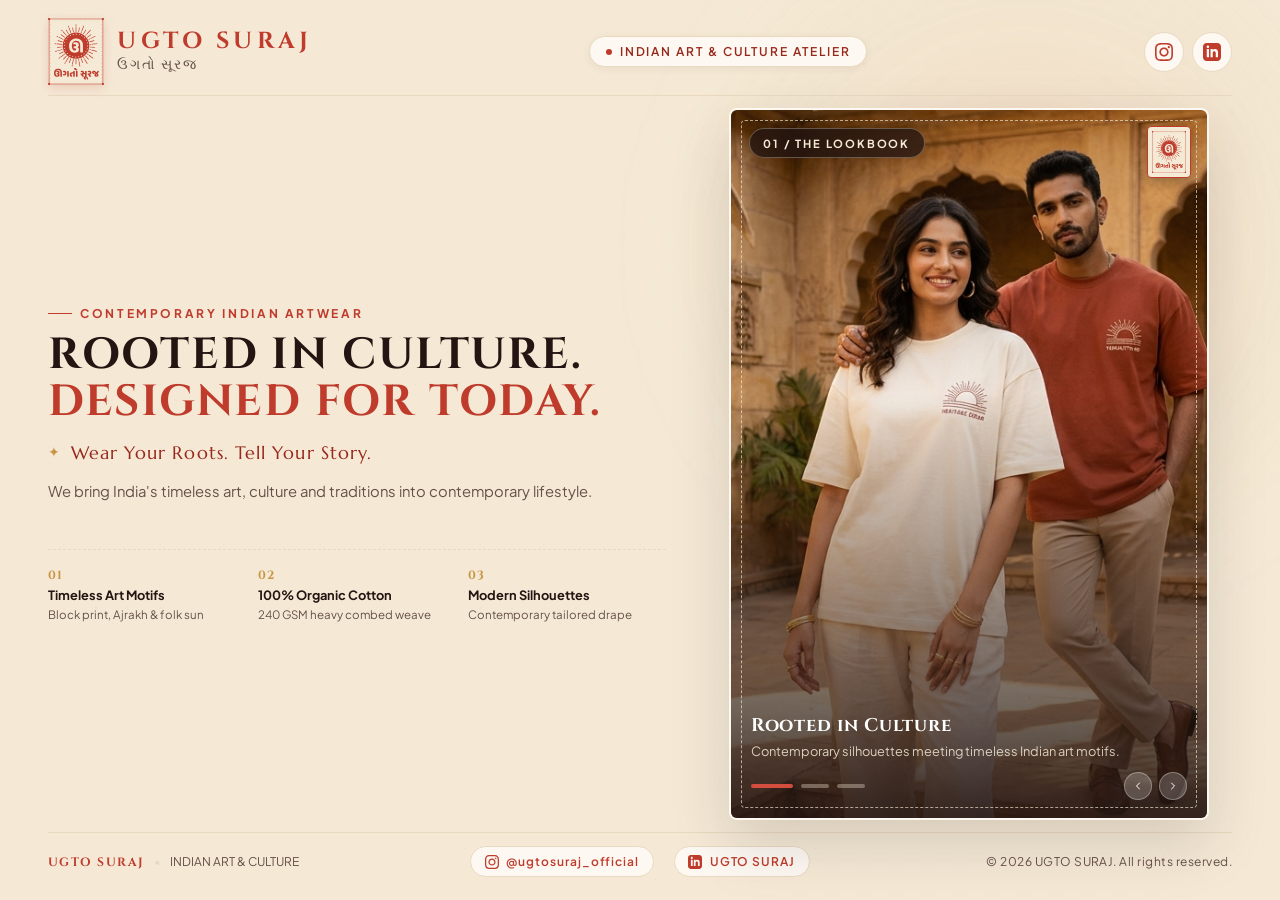
<file: index.html>
<!DOCTYPE html>
<html lang="en">

<head>
  <!-- Google Tag Manager -->
  <script>(function (w, d, s, l, i) {
      w[l] = w[l] || []; w[l].push({
        'gtm.start':
          new Date().getTime(), event: 'gtm.js'
      }); var f = d.getElementsByTagName(s)[0],
        j = d.createElement(s), dl = l != 'dataLayer' ? '&l=' + l : ''; j.async = true; j.src =
          'https://www.googletagmanager.com/gtm.js?id=' + i + dl; f.parentNode.insertBefore(j, f);
    })(window, document, 'script', 'dataLayer', 'GTM-K36KQRTM');</script>
  <!-- End Google Tag Manager -->

  <meta charset="UTF-8">
  <meta name="viewport" content="width=device-width, initial-scale=1.0, viewport-fit=cover">
  <meta http-equiv="X-UA-Compatible" content="ie=edge">

  <script>
    // Cleanly normalize any subpath back to "/" without triggering network redirect loops
    if (window.location.pathname !== '/' && window.location.pathname !== '/index.html') {
      window.history.replaceState(null, '', '/');
    }
  </script>

  <!-- Primary Meta Tags -->
  <title>UGTO SURAJ — Rooted in Culture. Designed for Today.</title>
  <meta name="title" content="UGTO SURAJ — Rooted in Culture. Designed for Today.">
  <meta name="description"
    content="We bring India's timeless art, culture and traditions into contemporary fashion through unique T-shirt designs. Wear Your Roots. Tell Your Story.">
  <meta name="keywords"
    content="UGTO SURAJ, Indian art t-shirts, contemporary Indian fashion, cultural graphic tees, terracotta red apparel, Gujarati art clothing, organic cotton Indian tshirts, wearable Indian art, Indian traditions streetwear">
  <meta name="author" content="UGTO SURAJ">
  <meta name="robots" content="index, follow, max-image-preview:large">
  <meta name="theme-color" content="#BF3B2C">

  <!-- Favicon -->
  <link rel="icon" type="image/svg+xml" href="assets/logo.svg">
  <link rel="icon" type="image/png" sizes="32x32" href="assets/logo.png">
  <link rel="apple-touch-icon" href="assets/logo.png">
  <link rel="canonical" href="https://ugtosuraj.com/">

  <!-- Open Graph / Facebook -->
  <meta property="og:type" content="website">
  <meta property="og:url" content="https://ugtosuraj.com/">
  <meta property="og:site_name" content="UGTO SURAJ">
  <meta property="og:title" content="UGTO SURAJ — Rooted in Culture. Designed for Today.">
  <meta property="og:description"
    content="We bring India's timeless art, culture and traditions into contemporary fashion through unique T-shirt designs. Wear Your Roots. Tell Your Story.">
  <meta property="og:image" content="https://ugtosuraj.com/assets/hero-fashion.jpg">
  <meta property="og:image:width" content="1200">
  <meta property="og:image:height" content="630">
  <meta property="og:image:alt" content="UGTO SURAJ — Contemporary Indian Art &amp; Culture T-Shirt Collection">
  <meta property="og:locale" content="en_IN">

  <!-- Twitter Card -->
  <meta name="twitter:card" content="summary_large_image">
  <meta name="twitter:url" content="https://ugtosuraj.com/">
  <meta name="twitter:title" content="UGTO SURAJ — Rooted in Culture. Designed for Today.">
  <meta name="twitter:description"
    content="We bring India's timeless art, culture and traditions into contemporary fashion through unique T-shirt designs. Wear Your Roots. Tell Your Story.">
  <meta name="twitter:image" content="https://ugtosuraj.com/assets/hero-fashion.jpg">

  <!-- Google Fonts Preconnect & Stylesheets -->
  <link rel="preconnect" href="https://fonts.googleapis.com">
  <link rel="preconnect" href="https://fonts.gstatic.com" crossorigin>
  <link
    href="https://fonts.googleapis.com/css2?family=Cinzel:wght@500;600;700;800&family=Marcellus&family=Plus+Jakarta+Sans:wght@400;500;600;700&display=swap"
    rel="stylesheet">

  <!-- Main Stylesheet -->
  <link rel="stylesheet" href="css/style.css">

  <!-- Schema.org JSON-LD Structured Data -->
  <script type="application/ld+json">
  {
    "@context": "https://schema.org",
    "@graph": [
      {
        "@type": "ClothingStore",
        "@id": "https://ugtosuraj.com/#brand",
        "name": "UGTO SURAJ",
        "alternateName": "ઉગતો સૂરજ",
        "url": "https://ugtosuraj.com/",
        "logo": "https://ugtosuraj.com/assets/logo.svg",
        "image": "https://ugtosuraj.com/assets/hero-fashion.jpg",
        "description": "We bring India's timeless art, culture and traditions into contemporary fashion through unique T-shirt designs. Wear Your Roots. Tell Your Story.",
        "slogan": "Wear Your Roots. Tell Your Story.",
        "sameAs": [
          "https://www.instagram.com/ugtosuraj_official/",
          "https://www.linkedin.com/company/ugto-suraj"
        ],
        "priceRange": "$$",
        "address": {
          "@type": "PostalAddress",
          "addressCountry": "IN"
        }
      },
      {
        "@type": "WebSite",
        "@id": "https://ugtosuraj.com/#website",
        "url": "https://ugtosuraj.com/",
        "name": "UGTO SURAJ",
        "publisher": {
          "@id": "https://ugtosuraj.com/#brand"
        }
      }
    ]
  }
  </script>
</head>

<body>
  <!-- Google Tag Manager (noscript) -->
  <noscript><iframe src="https://www.googletagmanager.com/ns.html?id=GTM-K36KQRTM" height="0" width="0"
      style="display:none;visibility:hidden"></iframe></noscript>
  <!-- End Google Tag Manager (noscript) -->

  <!-- Atmospheric Background Textures -->
  <div class="solar-texture" aria-hidden="true"></div>
  <div class="sun-ambient-glow" aria-hidden="true"></div>

  <!-- Main 100vh Application Wrapper -->
  <div class="landing-wrapper">

    <!-- Top Navigation Header -->
    <header class="brand-header" role="banner">
      <div class="brand-header-left">
        <a href="/" class="logo-anchor" aria-label="UGTO SURAJ Home">
          <!-- User's Original Attached SVG Logo (Proper Prominent Size) -->
          <img src="assets/logo.svg" alt="UGTO SURAJ Logo" class="brand-logo-img" width="66" height="80">
          <div class="brand-title-group">
            <span class="brand-name">UGTO SURAJ</span>
            <span class="brand-gujarati-sub">ઉગતો સૂરજ</span>
          </div>
        </a>
      </div>

      <div class="brand-header-center">
        <span class="culture-badge-dot" aria-hidden="true"></span>
        <span class="culture-badge">INDIAN ART &amp; CULTURE ATELIER</span>
      </div>

      <div class="brand-header-right">
        <!-- Authentic Social Icons -->
        <nav class="social-links-nav" aria-label="Social Profiles">
          <!-- Instagram Icon -->
          <a href="https://www.instagram.com/ugtosuraj_official/" target="_blank" rel="noopener noreferrer"
            class="social-btn" aria-label="Follow UGTO SURAJ on Instagram" data-track="social-instagram"
            data-location="header">
            <svg viewBox="0 0 24 24" aria-hidden="true">
              <path
                d="M12 2.163c3.204 0 3.584.012 4.85.07 3.252.148 4.771 1.691 4.919 4.919.058 1.265.069 1.645.069 4.849 0 3.205-.012 3.584-.069 4.849-.149 3.225-1.664 4.771-4.919 4.919-1.266.058-1.644.07-4.85.07-3.204 0-3.584-.012-4.849-.07-3.26-.149-4.771-1.699-4.919-4.92-.058-1.265-.07-1.644-.07-4.849 0-3.204.013-3.583.07-4.849.149-3.227 1.664-4.771 4.919-4.919 1.266-.057 1.645-.069 4.849-.069zm0-2.163c-3.259 0-3.667.014-4.947.072-4.358.2-6.78 2.618-6.98 6.98-.059 1.281-.073 1.689-.073 4.948 0 3.259.014 3.668.072 4.948.2 4.358 2.618 6.78 6.98 6.98 1.281.058 1.689.072 4.948.072 3.259 0 3.668-.014 4.948-.072 4.354-.2 6.782-2.618 6.979-6.98.059-1.28.073-1.689.073-4.948 0-3.259-.014-3.667-.072-4.947-.196-4.354-2.617-6.78-6.979-6.98-1.281-.059-1.69-.073-4.949-.073zm0 5.838c-3.403 0-6.162 2.759-6.162 6.162s2.759 6.163 6.162 6.163 6.162-2.759 6.162-6.163c0-3.403-2.759-6.162-6.162-6.162zm0 10.162c-2.209 0-4-1.79-4-4 0-2.209 1.791-4 4-4s4 1.791 4 4c0 2.21-1.791 4-4 4zm6.406-11.845c-.796 0-1.441.645-1.441 1.44s.645 1.44 1.441 1.44c.795 0 1.439-.645 1.439-1.44s-.644-1.44-1.439-1.44z" />
            </svg>
          </a>

          <!-- LinkedIn Icon -->
          <a href="https://www.linkedin.com/company/ugto-suraj" target="_blank" rel="noopener noreferrer"
            class="social-btn" aria-label="Connect with UGTO SURAJ on LinkedIn" data-track="social-linkedin"
            data-location="header">
            <svg viewBox="0 0 24 24" aria-hidden="true">
              <path
                d="M19 0h-14c-2.761 0-5 2.239-5 5v14c0 2.761 2.239 5 5 5h14c2.762 0 5-2.239 5-5v-14c0-2.761-2.238-5-5-5zm-11 19h-3v-11h3v11zm-1.5-12.268c-.966 0-1.75-.79-1.75-1.764s.784-1.764 1.75-1.764 1.75.79 1.75 1.764-.783 1.764-1.75 1.764zm13.5 12.268h-3v-5.604c0-3.368-4-3.113-4 0v5.604h-3v-11h3v1.765c1.396-2.586 7-2.777 7 2.476v6.759z" />
            </svg>
          </a>
        </nav>

        <!-- <button type="button" class="header-cta-mini" data-action="open-journey" data-track="cta-journey"
          data-location="header">
          <span>Our Story</span>
          <span aria-hidden="true">→</span>
        </button> -->
      </div>
    </header>

    <!-- Main Hero Stage (100vh Grid) -->
    <main class="hero-stage" role="main">
      <!-- Left Column: Editorial & Brand Narrative -->
      <section class="hero-story" aria-label="Brand Overview">
        <div class="story-eyebrow">
          <span class="eyebrow-accent" aria-hidden="true"></span>
          <span>CONTEMPORARY INDIAN ARTWEAR</span>
        </div>

        <h1 class="story-headline">
          ROOTED IN CULTURE.
          <span class="highlight">DESIGNED FOR TODAY.</span>
        </h1>

        <div class="story-tagline">
          Wear Your Roots. Tell Your Story.
        </div>

        <p class="story-description">
          We bring India's timeless art, culture and traditions into contemporary lifestyle.
        </p>

        <!-- Primary Call to Action -->
        <div class="story-actions">
          <!-- <button type="button" id="cta-explore-journey" class="cta-journey-btn" data-action="open-journey"
            data-track="cta-journey" data-location="hero_primary">
            <span>Explore Our Journey</span>
            <svg class="btn-arrow-icon" viewBox="0 0 24 24" aria-hidden="true">
              <path d="M5 12h14M12 5l7 7-7 7" stroke="currentColor" stroke-width="2.2" stroke-linecap="round"
                stroke-linejoin="round" />
            </svg>
          </button> -->
        </div>

        <!-- Craft Pillars Micro-Row -->
        <div class="craft-pillars">
          <div class="craft-item">
            <span class="craft-number">01</span>
            <span class="craft-title">Timeless Art Motifs</span>
            <span class="craft-subtitle">Block print, Ajrakh & folk sun</span>
          </div>
          <div class="craft-item">
            <span class="craft-number">02</span>
            <span class="craft-title">100% Organic Cotton</span>
            <span class="craft-subtitle">240 GSM heavy combed weave</span>
          </div>
          <div class="craft-item">
            <span class="craft-number">03</span>
            <span class="craft-title">Modern Silhouettes</span>
            <span class="craft-subtitle">Contemporary tailored drape</span>
          </div>
        </div>
      </section>

      <!-- Right Column: Visual Exhibition & Lookbook Showcase -->
      <section class="hero-visual" aria-label="Visual Exhibition">
        <div class="fashion-showcase">
          <!-- Inset Stitched Frame -->
          <div class="showcase-inner-frame" aria-hidden="true"></div>

          <!-- Top Story Floating Badge -->
          <div class="showcase-top-badge" id="gallery-badge">01 / THE LOOKBOOK</div>

          <!-- Original Logo Stamp In Corner -->
          <div class="showcase-corner-stamp" title="UGTO SURAJ — Authenticity Seal">
            <img src="assets/logo.svg" alt="UGTO SURAJ Authentic Mark" width="36" height="44">
          </div>

          <!-- Main Interactive Image -->
          <img src="assets/hero-fashion.jpg" id="gallery-main-image"
            alt="UGTO SURAJ Editorial Lookbook — Models in Sandstone Courtyard wearing Terracotta Red &amp; Cream T-shirts"
            class="gallery-image" width="800" height="1000">

          <!-- Dark Scrim for Perfect Caption Readability -->
          <div class="showcase-gradient-scrim" aria-hidden="true"></div>

          <!-- Bottom Caption & Dynamic Switcher -->
          <div class="showcase-caption">
            <div class="caption-title" id="gallery-caption-title">Rooted in Culture</div>
            <div class="caption-desc" id="gallery-caption-desc">Contemporary silhouettes meeting timeless Indian art
              motifs.</div>

            <div class="showcase-controls">
              <!-- Visual Indicator Dots -->
              <div class="gallery-dots" role="tablist" aria-label="Visual Showcase Gallery">
                <button type="button" class="gallery-dot active" role="tab" aria-selected="true"
                  aria-label="Slide 1: Editorial Lookbook" data-index="0" data-track="gallery-switch"
                  data-title="The Lookbook"></button>
                <button type="button" class="gallery-dot" role="tab" aria-selected="false"
                  aria-label="Slide 2: Artisanal Detail & Fabric" data-index="1" data-track="gallery-switch"
                  data-title="Artisanal Detail"></button>
                <button type="button" class="gallery-dot" role="tab" aria-selected="false"
                  aria-label="Slide 3: Heirloom Roots & Atelier" data-index="2" data-track="gallery-switch"
                  data-title="The Atelier"></button>
              </div>

              <!-- Next / Prev Controls -->
              <div class="gallery-arrows">
                <button type="button" id="gallery-prev" class="gallery-arrow-btn" aria-label="Previous Image">
                  <svg viewBox="0 0 24 24">
                    <path d="M15 18l-6-6 6-6" stroke="currentColor" stroke-width="2" fill="none" stroke-linecap="round"
                      stroke-linejoin="round" />
                  </svg>
                </button>
                <button type="button" id="gallery-next" class="gallery-arrow-btn" aria-label="Next Image">
                  <svg viewBox="0 0 24 24">
                    <path d="M9 18l6-6-6-6" stroke="currentColor" stroke-width="2" fill="none" stroke-linecap="round"
                      stroke-linejoin="round" />
                  </svg>
                </button>
              </div>
            </div>
          </div>
        </div>
      </section>
    </main>

    <!-- Bottom Utility Footer -->
    <footer class="brand-footer" role="contentinfo">
      <div class="footer-left">
        <span class="footer-origin">UGTO SURAJ</span>
        <span class="footer-divider" aria-hidden="true">•</span>
        <span>INDIAN ART &amp; CULTURE</span>
      </div>

      <!-- Centered Social Media Icons -->
      <div class="footer-center">
        <a href="https://www.instagram.com/ugtosuraj_official/" target="_blank" rel="noopener noreferrer"
          class="footer-social-link" aria-label="Follow UGTO SURAJ on Instagram" data-track="social-instagram"
          data-location="footer">
          <svg viewBox="0 0 24 24" aria-hidden="true">
            <path
              d="M12 2.163c3.204 0 3.584.012 4.85.07 3.252.148 4.771 1.691 4.919 4.919.058 1.265.069 1.645.069 4.849 0 3.205-.012 3.584-.069 4.849-.149 3.225-1.664 4.771-4.919 4.919-1.266.058-1.644.07-4.85.07-3.204 0-3.584-.012-4.849-.07-3.26-.149-4.771-1.699-4.919-4.92-.058-1.265-.07-1.644-.07-4.849 0-3.204.013-3.583.07-4.849.149-3.227 1.664-4.771 4.919-4.919 1.266-.057 1.645-.069 4.849-.069zm0-2.163c-3.259 0-3.667.014-4.947.072-4.358.2-6.78 2.618-6.98 6.98-.059 1.281-.073 1.689-.073 4.948 0 3.259.014 3.668.072 4.948.2 4.358 2.618 6.78 6.98 6.98 1.281.058 1.689.072 4.948.072 3.259 0 3.668-.014 4.948-.072 4.354-.2 6.782-2.618 6.979-6.98.059-1.28.073-1.689.073-4.948 0-3.259-.014-3.667-.072-4.947-.196-4.354-2.617-6.78-6.979-6.98-1.281-.059-1.69-.073-4.949-.073zm0 5.838c-3.403 0-6.162 2.759-6.162 6.162s2.759 6.163 6.162 6.163 6.162-2.759 6.162-6.163c0-3.403-2.759-6.162-6.162-6.162zm0 10.162c-2.209 0-4-1.79-4-4 0-2.209 1.791-4 4-4s4 1.791 4 4c0 2.21-1.791 4-4 4zm6.406-11.845c-.796 0-1.441.645-1.441 1.44s.645 1.44 1.441 1.44c.795 0 1.439-.645 1.439-1.44s-.644-1.44-1.439-1.44z" />
          </svg>
          <span>@ugtosuraj_official</span>
        </a>
        <a href="https://www.linkedin.com/company/ugto-suraj" target="_blank" rel="noopener noreferrer"
          class="footer-social-link" aria-label="Connect with UGTO SURAJ on LinkedIn" data-track="social-linkedin"
          data-location="footer">
          <svg viewBox="0 0 24 24" aria-hidden="true">
            <path
              d="M19 0h-14c-2.761 0-5 2.239-5 5v14c0 2.761 2.239 5 5 5h14c2.762 0 5-2.239 5-5v-14c0-2.761-2.238-5-5-5zm-11 19h-3v-11h3v11zm-1.5-12.268c-.966 0-1.75-.79-1.75-1.764s.784-1.764 1.75-1.764 1.75.79 1.75 1.764-.783 1.764-1.75 1.764zm13.5 12.268h-3v-5.604c0-3.368-4-3.113-4 0v5.604h-3v-11h3v1.765c1.396-2.586 7-2.777 7 2.476v6.759z" />
          </svg>
          <span>UGTO SURAJ</span>
        </a>
      </div>

      <!-- Right Side Copyright -->
      <div class="footer-right">
        <span>© 2026 UGTO SURAJ. All rights reserved.</span>
      </div>
    </footer>
  </div>

  <!-- Slide-over Brand Journey Experience (Triggered by 'Explore Our Journey') -->
  <aside id="journey-drawer" class="journey-drawer" aria-hidden="true" role="dialog" aria-labelledby="journey-title">
    <div class="journey-backdrop" data-action="close-journey" tabindex="-1"></div>
    <div class="journey-panel">
      <!-- Drawer Header -->
      <div class="journey-header">
        <div>
          <h2 id="journey-title" class="journey-header-title">Our Journey</h2>
          <div class="journey-header-sub">UGTO SURAJ • BRAND GENESIS</div>
        </div>
        <button type="button" class="close-drawer-btn" data-action="close-journey" aria-label="Close Journey Drawer">
          <svg viewBox="0 0 24 24" aria-hidden="true">
            <path d="M18 6L6 18M6 6l12 12" stroke="currentColor" stroke-width="2.5" stroke-linecap="round" />
          </svg>
        </button>
      </div>

      <!-- Drawer Content -->
      <div class="journey-content">
        <!-- Chapter 01 -->
        <article class="journey-chapter">
          <span class="chapter-number">Chapter 01</span>
          <h3 class="chapter-title">The Dawn of Ugto Suraj (ઉગતો સૂરજ)</h3>
          <p class="chapter-text">
            In Indian philosophy, <em>Ugto Suraj</em> embodies the rising sun—the timeless symbol of morning light,
            renewal, and sacred beginnings. We were founded on reverence for our ancestral roots, reimagined not as
            museum relics, but as living, breathing fashion.
          </p>
        </article>

        <!-- Chapter 02 -->
        <article class="journey-chapter">
          <span class="chapter-number">Chapter 02</span>
          <h3 class="chapter-title">Art as Everyday Armor</h3>
          <p class="chapter-text">
            India's artistic traditions—from Ajrakh geometric constellations and Kalamkari narratives to vibrant
            Gujarati folk motifs—carry centuries of human mastery. We translate these intricate motifs into understated,
            refined T-shirt silhouettes that honor cultural depth with modern restraint.
          </p>
        </article>

        <!-- Chapter 03 -->
        <article class="journey-chapter">
          <span class="chapter-number">Chapter 03</span>
          <h3 class="chapter-title">Heavyweight Organic Craft</h3>
          <p class="chapter-text">
            Every garment is tailored from 240+ GSM combed organic cotton. Grown responsibly, dyed with low-impact
            minerals matching our Terracotta Red (#BF3B2C) and Classic Cream (#F5EAD6), and finished with reinforced
            collar stitching designed to withstand modern daily life.
          </p>
        </article>

        <!-- Chapter 04 -->
        <article class="journey-chapter">
          <span class="chapter-number">Chapter 04</span>
          <h3 class="chapter-title">Wear Your Roots. Tell Your Story.</h3>
          <p class="chapter-text">
            Clothing is the most intimate canvas you possess. When you slip on an UGTO SURAJ T-shirt, you don't merely
            wear a brand—you wear thousands of years of art, identity, and quiet pride.
          </p>
        </article>

        <!-- VIP Story Circle Card -->
        <div class="vip-story-card">
          <h3 class="vip-card-title">Join the Inner Circle</h3>
          <p class="vip-card-desc">
            Receive private archival essays, first previews of limited-edition artisan releases, and stories behind our
            craft.
          </p>
          <form id="vip-form" class="vip-form" aria-label="Join VIP Inner Circle">
            <input type="email" id="vip-email" class="vip-input" placeholder="Enter your email address" required
              autocomplete="email">
            <button type="submit" class="vip-submit-btn">Reserve Access</button>
          </form>
          <div id="vip-form-success" class="vip-success-message">
            ✓ Welcome to the UGTO SURAJ Circle. We will be in touch with our next chapter.
          </div>
        </div>
      </div>
    </div>
  </aside>

  <!-- Scripts -->
  <script src="js/analytics.js"></script>
  <script src="js/main.js"></script>
</body>

</html>
</file>
<file: css/style.css>
/* ==========================================================================
   UGTO SURAJ — Official Stylesheet
   Indian Heritage-Inspired Contemporary Fashion
   Palette: Terracotta Red (#BF3B2C) & Heritage Cream (#F5EAD6)
   ========================================================================== */

/* --- CSS Variables & Design Tokens --- */
:root {
  --terracotta: #BF3B2C;
  --terracotta-dark: #98281B;
  --terracotta-light: #D44E3F;
  --terracotta-soft: rgba(191, 59, 44, 0.08);
  --terracotta-glow: rgba(191, 59, 44, 0.25);

  --heritage-cream: #F5EAD6;
  --cream-light: #FAF4E9;
  --cream-surface: #FDF9F2;
  --cream-border: #E8D9C0;
  
  --gold-accent: #C89544;
  --gold-soft: rgba(200, 149, 68, 0.15);

  --text-dark: #221512;
  --text-muted: #665048;
  --text-light: #F5EAD6;

  --font-serif: 'Cinzel', 'Playfair Display', 'Georgia', serif;
  --font-editorial: 'Marcellus', 'Cinzel', serif;
  --font-sans: 'Plus Jakarta Sans', -apple-system, BlinkMacSystemFont, 'Segoe UI', Roboto, sans-serif;

  --radius-sm: 4px;
  --radius-md: 8px;
  --radius-lg: 16px;
  --radius-full: 9999px;

  --transition-fast: 0.2s cubic-bezier(0.16, 1, 0.3, 1);
  --transition-normal: 0.35s cubic-bezier(0.16, 1, 0.3, 1);
  --transition-slow: 0.6s cubic-bezier(0.16, 1, 0.3, 1);

  --shadow-sm: 0 2px 8px rgba(34, 21, 18, 0.06);
  --shadow-md: 0 8px 24px rgba(34, 21, 18, 0.09);
  --shadow-lg: 0 16px 40px rgba(191, 59, 44, 0.12);
  --shadow-editorial: 0 24px 60px rgba(34, 21, 18, 0.15);
}

/* --- Reset & Base Styles --- */
*, *::before, *::after {
  box-sizing: border-box;
  margin: 0;
  padding: 0;
}

html {
  font-size: 16px;
  -webkit-font-smoothing: antialiased;
  -moz-osx-font-smoothing: grayscale;
  text-rendering: optimizeLegibility;
  background-color: var(--heritage-cream);
  color: var(--text-dark);
}

body {
  font-family: var(--font-sans);
  background-color: var(--heritage-cream);
  color: var(--text-dark);
  line-height: 1.5;
  height: 100vh;
  height: 100dvh;
  max-height: 100dvh;
  overflow: hidden;
  position: relative;
}

body.modal-open {
  overflow: hidden;
}

/* Background Subtle Indian Textile & Solar Weave Texture */
.solar-texture, .heritage-texture {
  position: fixed;
  inset: 0;
  pointer-events: none;
  z-index: 0;
  opacity: 0.045;
  background-image: 
    radial-gradient(var(--terracotta) 1px, transparent 1px),
    radial-gradient(var(--terracotta) 1px, var(--heritage-cream) 1px);
  background-size: 32px 32px;
  background-position: 0 0, 16px 16px;
}

/* Radiant Ambient Sun Glow */
.sun-ambient-glow {
  position: fixed;
  top: -15vh;
  right: -10vw;
  width: 60vw;
  height: 60vw;
  max-width: 800px;
  max-height: 800px;
  border-radius: 50%;
  background: radial-gradient(circle, rgba(191, 59, 44, 0.12) 0%, rgba(200, 149, 68, 0.06) 40%, transparent 70%);
  pointer-events: none;
  z-index: 0;
  filter: blur(40px);
}

/* --- Stitched Line Accents (Mirroring Logo Border) --- */
.stitched-border {
  border: 1.5px dashed var(--terracotta);
}

.stitched-line {
  height: 1px;
  background-image: linear-gradient(to right, var(--terracotta) 50%, rgba(255,255,255,0) 0%);
  background-position: top;
  background-size: 8px 1px;
  background-repeat: repeat-x;
}

/* --- 100vh Master Application Container --- */
.landing-wrapper {
  position: relative;
  z-index: 1;
  display: flex;
  flex-direction: column;
  height: 100vh;
  height: 100dvh;
  max-height: 100dvh;
  width: 100%;
  padding: 0.75rem 1.5rem;
  justify-content: space-between;
}

@media (min-width: 1200px) {
  .landing-wrapper {
    padding: 1rem 3rem;
  }
}

/* ==========================================================================
   Header Navigation Bar
   ========================================================================== */
.brand-header {
  display: flex;
  align-items: center;
  justify-content: space-between;
  height: 80px;
  flex-shrink: 0;
  border-bottom: 1px solid var(--cream-border);
  padding-bottom: 0.5rem;
}

.brand-header-left {
  display: flex;
  align-items: center;
  gap: 1rem;
}

.logo-anchor {
  display: flex;
  align-items: center;
  gap: 0.85rem;
  text-decoration: none;
  color: inherit;
  transition: transform var(--transition-fast);
}

.logo-anchor:hover {
  transform: translateY(-1px);
}

.brand-logo-img {
  height: 68px;
  width: auto;
  aspect-ratio: 710 / 866;
  object-fit: contain;
  filter: drop-shadow(0 3px 6px rgba(191, 59, 44, 0.2));
  transition: transform var(--transition-fast);
}

.logo-anchor:hover .brand-logo-img {
  transform: scale(1.03);
}

.brand-title-group {
  display: flex;
  flex-direction: column;
}

.brand-name {
  font-family: var(--font-serif);
  font-size: 1.45rem;
  font-weight: 700;
  letter-spacing: 0.18em;
  color: var(--terracotta);
  line-height: 1.1;
  text-transform: uppercase;
}

.brand-gujarati-sub {
  font-size: 0.85rem;
  letter-spacing: 0.14em;
  color: var(--text-muted);
  font-weight: 500;
}

.brand-header-center {
  display: none;
}

@media (min-width: 900px) {
  .brand-header-center {
    display: flex;
    align-items: center;
    gap: 0.5rem;
    padding: 0.35rem 1rem;
    background-color: var(--cream-surface);
    border: 1px solid var(--cream-border);
    border-radius: var(--radius-full);
    font-size: 0.75rem;
    font-weight: 600;
    letter-spacing: 0.16em;
    color: var(--terracotta-dark);
    text-transform: uppercase;
    box-shadow: var(--shadow-sm);
  }

  .culture-badge-dot, .heritage-badge-dot {
    width: 6px;
    height: 6px;
    border-radius: 50%;
    background-color: var(--terracotta);
    animation: pulseDot 2.4s infinite ease-in-out;
  }
}

@keyframes pulseDot {
  0%, 100% { opacity: 0.5; transform: scale(0.9); }
  50% { opacity: 1; transform: scale(1.25); }
}

.brand-header-right {
  display: flex;
  align-items: center;
  gap: 0.75rem;
}

/* Social Icon Buttons */
.social-links-nav {
  display: flex;
  align-items: center;
  gap: 0.5rem;
}

.social-btn {
  display: inline-flex;
  align-items: center;
  justify-content: center;
  width: 40px;
  height: 40px;
  border-radius: 50%;
  background-color: var(--cream-surface);
  border: 1px solid var(--cream-border);
  color: var(--terracotta);
  text-decoration: none;
  transition: all var(--transition-fast);
  position: relative;
}

.social-btn svg {
  width: 18px;
  height: 18px;
  fill: currentColor;
  transition: transform var(--transition-fast);
}

.social-btn:hover, .social-btn:focus-visible {
  background-color: var(--terracotta);
  color: var(--heritage-cream);
  border-color: var(--terracotta);
  transform: translateY(-2px);
  box-shadow: 0 4px 12px var(--terracotta-glow);
  outline: none;
}

.social-btn:hover svg, .social-btn:focus-visible svg {
  transform: scale(1.1);
}

.header-cta-mini {
  display: none;
}

@media (min-width: 640px) {
  .header-cta-mini {
    display: inline-flex;
    align-items: center;
    gap: 0.4rem;
    font-size: 0.8rem;
    font-weight: 600;
    letter-spacing: 0.08em;
    padding: 0.5rem 1.1rem;
    background-color: var(--terracotta);
    color: var(--heritage-cream);
    border: 1px solid var(--terracotta-dark);
    border-radius: var(--radius-full);
    text-decoration: none;
    cursor: pointer;
    transition: all var(--transition-fast);
  }

  .header-cta-mini:hover {
    background-color: var(--terracotta-dark);
    transform: translateY(-1px);
    box-shadow: 0 4px 12px var(--terracotta-glow);
  }
}

/* ==========================================================================
   Hero Main Grid (100vh Core Stage)
   ========================================================================== */
.hero-stage {
  flex: 1;
  display: grid;
  grid-template-columns: 1fr;
  align-items: center;
  gap: 1.5rem;
  min-height: 0; /* Critical for 100vh flex child */
  padding: 0.75rem 0;
}

@media (min-width: 992px) {
  .hero-stage {
    grid-template-columns: 1.08fr 0.92fr;
    gap: 2.5rem;
  }
}

@media (min-width: 1400px) {
  .hero-stage {
    grid-template-columns: 1.15fr 0.85fr;
    gap: 4rem;
  }
}

/* --- Left Column: Editorial & Brand Narrative --- */
.hero-story {
  display: flex;
  flex-direction: column;
  justify-content: center;
  height: 100%;
  max-width: 660px;
}

.story-eyebrow {
  display: inline-flex;
  align-items: center;
  gap: 0.5rem;
  font-family: var(--font-sans);
  font-size: 0.75rem;
  font-weight: 700;
  letter-spacing: 0.22em;
  color: var(--terracotta);
  text-transform: uppercase;
  margin-bottom: 0.6rem;
}

.eyebrow-accent {
  width: 24px;
  height: 1.5px;
  background-color: var(--terracotta);
}

/* Master Headline */
.story-headline {
  font-family: var(--font-serif);
  font-size: clamp(1.9rem, 3.4vw, 3.25rem);
  font-weight: 700;
  line-height: 1.08;
  letter-spacing: 0.04em;
  color: var(--text-dark);
  text-transform: uppercase;
  margin-bottom: 0.85rem;
}

.story-headline .highlight {
  color: var(--terracotta);
  display: block;
}

/* Tagline */
.story-tagline {
  font-family: var(--font-editorial);
  font-size: clamp(1.05rem, 1.4vw, 1.35rem);
  font-weight: 500;
  letter-spacing: 0.06em;
  color: var(--terracotta-dark);
  margin-bottom: 0.85rem;
  display: flex;
  align-items: center;
  gap: 0.6rem;
}

.story-tagline::before {
  content: '✦';
  font-size: 0.85rem;
  color: var(--gold-accent);
}

/* Description */
.story-description {
  font-size: clamp(0.925rem, 1.1vw, 1.075rem);
  color: var(--text-muted);
  line-height: 1.6;
  max-width: 580px;
  margin-bottom: 1.4rem;
}

/* Action Area */
.story-actions {
  display: flex;
  align-items: center;
  flex-wrap: wrap;
  gap: 1rem;
  margin-bottom: 1.4rem;
}

.cta-journey-btn {
  display: inline-flex;
  align-items: center;
  justify-content: center;
  gap: 0.75rem;
  padding: 0.85rem 2rem;
  background: linear-gradient(135deg, var(--terracotta) 0%, var(--terracotta-dark) 100%);
  color: var(--heritage-cream);
  font-family: var(--font-sans);
  font-size: 0.925rem;
  font-weight: 700;
  letter-spacing: 0.12em;
  text-transform: uppercase;
  text-decoration: none;
  border: 1px solid rgba(255, 255, 255, 0.2);
  border-radius: var(--radius-full);
  box-shadow: 0 8px 24px var(--terracotta-glow);
  cursor: pointer;
  transition: all var(--transition-fast);
  position: relative;
  overflow: hidden;
}

.cta-journey-btn::before {
  content: '';
  position: absolute;
  top: 0;
  left: -100%;
  width: 100%;
  height: 100%;
  background: linear-gradient(90deg, transparent, rgba(255, 255, 255, 0.2), transparent);
  transition: left 0.6s ease;
}

.cta-journey-btn:hover::before {
  left: 100%;
}

.cta-journey-btn:hover {
  transform: translateY(-2px);
  box-shadow: 0 12px 30px rgba(191, 59, 44, 0.35);
  background: linear-gradient(135deg, var(--terracotta-light) 0%, var(--terracotta) 100%);
}

.cta-journey-btn:active {
  transform: translateY(0);
}

.btn-arrow-icon {
  width: 16px;
  height: 16px;
  fill: currentColor;
  transition: transform var(--transition-fast);
}

.cta-journey-btn:hover .btn-arrow-icon {
  transform: translateX(4px);
}

/* Craft Pillars Micro-grid */
.craft-pillars {
  display: grid;
  grid-template-columns: repeat(3, 1fr);
  gap: 0.75rem;
  padding-top: 1rem;
  border-top: 1px dashed var(--cream-border);
}

.craft-item {
  display: flex;
  flex-direction: column;
  gap: 0.2rem;
}

.craft-number {
  font-family: var(--font-serif);
  font-size: 0.75rem;
  font-weight: 700;
  color: var(--gold-accent);
  letter-spacing: 0.1em;
}

.craft-title {
  font-size: 0.8rem;
  font-weight: 700;
  color: var(--text-dark);
  line-height: 1.25;
}

.craft-subtitle {
  font-size: 0.72rem;
  color: var(--text-muted);
}

/* --- Right Column: Visual Exhibition & Lookbook Showcase --- */
.hero-visual {
  display: flex;
  flex-direction: column;
  justify-content: center;
  align-items: center;
  height: 100%;
  min-height: 0;
  position: relative;
}

.fashion-showcase {
  position: relative;
  width: 100%;
  max-width: 480px;
  height: 100%;
  max-height: calc(100vh - 160px);
  max-height: calc(100dvh - 160px);
  aspect-ratio: 4 / 5;
  border-radius: var(--radius-md);
  overflow: hidden;
  background-color: var(--cream-surface);
  box-shadow: var(--shadow-editorial);
  border: 2px solid var(--cream-surface);
}

/* Elegant Stitched Inset Border */
.showcase-inner-frame {
  position: absolute;
  inset: 10px;
  border: 1.5px dashed rgba(245, 234, 214, 0.65);
  border-radius: var(--radius-sm);
  pointer-events: none;
  z-index: 3;
}

/* Image Element */
.gallery-image {
  width: 100%;
  height: 100%;
  object-fit: cover;
  object-position: center 20%;
  display: block;
  transition: opacity 0.35s ease, transform 0.5s cubic-bezier(0.16, 1, 0.3, 1);
}

/* Luxury Overlay Gradient */
.showcase-gradient-scrim {
  position: absolute;
  inset: 0;
  background: linear-gradient(
    180deg, 
    rgba(34, 21, 18, 0.15) 0%, 
    transparent 40%, 
    rgba(34, 21, 18, 0.65) 85%, 
    rgba(34, 21, 18, 0.9) 100%
  );
  z-index: 2;
  pointer-events: none;
}

/* Top Floating Heritage Badge */
.showcase-top-badge {
  position: absolute;
  top: 18px;
  left: 18px;
  z-index: 4;
  display: inline-flex;
  align-items: center;
  gap: 0.4rem;
  padding: 0.35rem 0.85rem;
  background: rgba(34, 21, 18, 0.75);
  backdrop-filter: blur(8px);
  -webkit-backdrop-filter: blur(8px);
  color: var(--heritage-cream);
  font-size: 0.7rem;
  font-weight: 700;
  letter-spacing: 0.16em;
  text-transform: uppercase;
  border-radius: var(--radius-full);
  border: 1px solid rgba(245, 234, 214, 0.3);
}

/* Corner Heritage Monogram Stamp */
.showcase-corner-stamp {
  position: absolute;
  top: 16px;
  right: 16px;
  z-index: 4;
  width: 44px;
  height: 52px;
  background-color: var(--heritage-cream);
  border: 1px solid var(--terracotta);
  border-radius: var(--radius-sm);
  display: flex;
  align-items: center;
  justify-content: center;
  padding: 4px;
  box-shadow: 0 4px 12px rgba(0, 0, 0, 0.25);
  transition: transform var(--transition-fast);
}

.showcase-corner-stamp:hover {
  transform: rotate(-3deg) scale(1.05);
}

.showcase-corner-stamp img {
  width: 100%;
  height: 100%;
  object-fit: contain;
}

/* Bottom Gallery Info Panel */
.showcase-caption {
  position: absolute;
  bottom: 18px;
  left: 20px;
  right: 20px;
  z-index: 4;
  color: var(--heritage-cream);
}

.caption-title {
  font-family: var(--font-serif);
  font-size: 1.15rem;
  font-weight: 700;
  letter-spacing: 0.04em;
  margin-bottom: 0.2rem;
  color: #FFFFFF;
}

.caption-desc {
  font-size: 0.8rem;
  color: rgba(245, 234, 214, 0.85);
  line-height: 1.35;
  margin-bottom: 0.75rem;
}

/* Controls: Dots & Arrows */
.showcase-controls {
  display: flex;
  align-items: center;
  justify-content: space-between;
}

.gallery-dots {
  display: flex;
  align-items: center;
  gap: 0.5rem;
}

.gallery-dot {
  width: 28px;
  height: 4px;
  border-radius: 2px;
  background-color: rgba(245, 234, 214, 0.35);
  border: none;
  cursor: pointer;
  transition: all var(--transition-fast);
  padding: 0;
}

.gallery-dot.active {
  background-color: var(--terracotta-light);
  width: 42px;
}

.gallery-arrows {
  display: flex;
  gap: 0.4rem;
}

.gallery-arrow-btn {
  width: 28px;
  height: 28px;
  border-radius: 50%;
  background: rgba(255, 255, 255, 0.2);
  border: 1px solid rgba(255, 255, 255, 0.3);
  color: #FFFFFF;
  display: inline-flex;
  align-items: center;
  justify-content: center;
  cursor: pointer;
  transition: background var(--transition-fast);
}

.gallery-arrow-btn:hover {
  background: var(--terracotta);
}

.gallery-arrow-btn svg {
  width: 12px;
  height: 12px;
  fill: currentColor;
}

/* ==========================================================================
   Footer Bar
   ========================================================================== */
.brand-footer {
  display: flex;
  align-items: center;
  justify-content: space-between;
  height: 52px;
  flex-shrink: 0;
  border-top: 1px solid var(--cream-border);
  padding: 0.4rem 0 0 0;
  font-size: 0.75rem;
  color: var(--text-muted);
}

.footer-left {
  display: flex;
  align-items: center;
  gap: 0.6rem;
  flex: 1;
}

.footer-origin {
  font-family: var(--font-serif);
  font-weight: 700;
  letter-spacing: 0.12em;
  color: var(--terracotta);
}

.footer-divider {
  color: var(--cream-border);
}

.footer-center {
  display: flex;
  align-items: center;
  justify-content: center;
  gap: 1.25rem;
  flex: 1;
}

.footer-right {
  display: flex;
  align-items: center;
  justify-content: flex-end;
  flex: 1;
  font-size: 0.75rem;
  color: var(--text-muted);
  letter-spacing: 0.04em;
}

.footer-social-link {
  color: var(--terracotta);
  text-decoration: none;
  font-weight: 600;
  letter-spacing: 0.08em;
  display: inline-flex;
  align-items: center;
  gap: 0.45rem;
  padding: 0.35rem 0.85rem;
  background-color: var(--cream-surface);
  border: 1px solid var(--cream-border);
  border-radius: var(--radius-full);
  transition: all var(--transition-fast);
  font-size: 0.75rem;
}

.footer-social-link svg {
  width: 14px;
  height: 14px;
  fill: currentColor;
  transition: transform var(--transition-fast);
}

.footer-social-link:hover {
  background-color: var(--terracotta);
  color: var(--heritage-cream);
  border-color: var(--terracotta);
  transform: translateY(-2px);
  box-shadow: 0 4px 12px var(--terracotta-glow);
}

.footer-social-link:hover svg {
  transform: scale(1.15);
}

/* ==========================================================================
   Slide-over Journey Experience Drawer / Modal
   ========================================================================== */
.journey-drawer {
  position: fixed;
  inset: 0;
  z-index: 1000;
  display: flex;
  justify-content: flex-end;
  pointer-events: none;
  visibility: hidden;
  transition: visibility var(--transition-normal);
}

.journey-drawer.is-open {
  pointer-events: auto;
  visibility: visible;
}

.journey-backdrop {
  position: absolute;
  inset: 0;
  background-color: rgba(34, 21, 18, 0.65);
  backdrop-filter: blur(8px);
  -webkit-backdrop-filter: blur(8px);
  opacity: 0;
  transition: opacity var(--transition-normal);
}

.journey-drawer.is-open .journey-backdrop {
  opacity: 1;
}

.journey-panel {
  position: relative;
  z-index: 2;
  width: 100%;
  max-width: 580px;
  height: 100%;
  background-color: var(--cream-surface);
  border-left: 2px solid var(--terracotta);
  box-shadow: -10px 0 40px rgba(0, 0, 0, 0.3);
  display: flex;
  flex-direction: column;
  transform: translateX(100%);
  transition: transform var(--transition-normal);
  overflow-y: auto;
}

.journey-drawer.is-open .journey-panel {
  transform: translateX(0);
}

/* Drawer Header */
.journey-header {
  padding: 1.5rem 2rem;
  display: flex;
  align-items: center;
  justify-content: space-between;
  border-bottom: 1px solid var(--cream-border);
  background-color: var(--heritage-cream);
  position: sticky;
  top: 0;
  z-index: 10;
}

.journey-header-title {
  font-family: var(--font-serif);
  font-size: 1.25rem;
  font-weight: 700;
  letter-spacing: 0.12em;
  color: var(--terracotta);
  text-transform: uppercase;
}

.journey-header-sub {
  font-size: 0.75rem;
  letter-spacing: 0.15em;
  color: var(--text-muted);
}

.close-drawer-btn {
  width: 36px;
  height: 36px;
  border-radius: 50%;
  border: 1px solid var(--cream-border);
  background-color: var(--cream-surface);
  color: var(--terracotta);
  display: inline-flex;
  align-items: center;
  justify-content: center;
  cursor: pointer;
  transition: all var(--transition-fast);
}

.close-drawer-btn:hover {
  background-color: var(--terracotta);
  color: var(--heritage-cream);
  transform: rotate(90deg);
}

.close-drawer-btn svg {
  width: 16px;
  height: 16px;
  fill: currentColor;
}

/* Drawer Content Body */
.journey-content {
  padding: 2rem;
  display: flex;
  flex-direction: column;
  gap: 2rem;
}

/* Chapter Cards */
.journey-chapter {
  display: flex;
  flex-direction: column;
  gap: 0.6rem;
  padding: 1.25rem;
  background-color: #FFFFFF;
  border-radius: var(--radius-md);
  border: 1px solid var(--cream-border);
  position: relative;
  transition: transform var(--transition-fast), box-shadow var(--transition-fast);
}

.journey-chapter:hover {
  transform: translateY(-2px);
  box-shadow: var(--shadow-md);
  border-color: var(--terracotta);
}

.chapter-number {
  font-family: var(--font-serif);
  font-size: 0.75rem;
  font-weight: 700;
  letter-spacing: 0.15em;
  color: var(--terracotta);
  text-transform: uppercase;
}

.chapter-title {
  font-family: var(--font-serif);
  font-size: 1.15rem;
  font-weight: 700;
  color: var(--text-dark);
}

.chapter-text {
  font-size: 0.875rem;
  color: var(--text-muted);
  line-height: 1.6;
}

/* VIP Story Invitation Card */
.vip-story-card {
  padding: 1.5rem;
  background: linear-gradient(135deg, var(--terracotta) 0%, var(--terracotta-dark) 100%);
  border-radius: var(--radius-md);
  color: var(--heritage-cream);
  display: flex;
  flex-direction: column;
  gap: 0.75rem;
}

.vip-card-title {
  font-family: var(--font-serif);
  font-size: 1.25rem;
  font-weight: 700;
  letter-spacing: 0.08em;
  color: #FFFFFF;
}

.vip-card-desc {
  font-size: 0.85rem;
  line-height: 1.5;
  color: var(--heritage-cream);
}

.vip-form {
  display: flex;
  gap: 0.5rem;
  margin-top: 0.5rem;
}

.vip-input {
  flex: 1;
  padding: 0.75rem 1rem;
  border-radius: var(--radius-full);
  border: 1px solid rgba(255, 255, 255, 0.3);
  background: rgba(255, 255, 255, 0.15);
  color: #FFFFFF;
  font-family: var(--font-sans);
  font-size: 0.85rem;
  outline: none;
  transition: all var(--transition-fast);
}

.vip-input::placeholder {
  color: rgba(245, 234, 214, 0.65);
}

.vip-input:focus {
  background: rgba(255, 255, 255, 0.25);
  border-color: #FFFFFF;
}

.vip-submit-btn {
  padding: 0.75rem 1.4rem;
  border-radius: var(--radius-full);
  border: none;
  background-color: var(--heritage-cream);
  color: var(--terracotta-dark);
  font-weight: 700;
  font-size: 0.85rem;
  letter-spacing: 0.08em;
  text-transform: uppercase;
  cursor: pointer;
  transition: all var(--transition-fast);
}

.vip-submit-btn:hover {
  background-color: #FFFFFF;
  transform: translateY(-1px);
}

.vip-success-message {
  display: none;
  font-size: 0.875rem;
  font-weight: 600;
  padding: 0.75rem;
  background: rgba(255, 255, 255, 0.2);
  border-radius: var(--radius-sm);
  color: #FFFFFF;
  text-align: center;
}

/* ==========================================================================
   Responsive Viewport Refinements (100vh / Mobile / Tablet)
   ========================================================================== */

/* Mobile Landscape & Tablet adjustments */
@media (max-width: 991px) {
  body {
    height: auto;
    min-height: 100vh;
    min-height: 100dvh;
    max-height: none;
    overflow-y: auto;
    -webkit-overflow-scrolling: touch;
  }

  .landing-wrapper {
    height: auto;
    min-height: 100vh;
    min-height: 100dvh;
    max-height: none;
    padding: 1rem 1.25rem;
  }

  .brand-header {
    height: 72px;
  }

  .brand-logo-img {
    height: 60px;
  }

  .brand-name {
    font-size: 1.35rem;
  }

  .hero-stage {
    grid-template-columns: 1fr;
    gap: 2rem;
    padding: 1.25rem 0;
  }

  .hero-story {
    max-width: 100%;
    text-align: left;
  }

  .fashion-showcase {
    max-width: 460px;
    max-height: 500px;
    aspect-ratio: 4 / 4.8;
    margin: 0 auto;
  }

  .craft-pillars {
    grid-template-columns: repeat(3, 1fr);
    gap: 0.75rem;
  }
}

/* Extra Small Phones & Handhelds */
@media (max-width: 575px) {
  .landing-wrapper {
    padding: 0.75rem 1rem;
  }

  .brand-header {
    height: 68px;
    padding-bottom: 0.35rem;
  }

  .brand-logo-img {
    height: 56px;
  }

  .brand-name {
    font-size: 1.2rem;
    letter-spacing: 0.14em;
  }

  .brand-gujarati-sub {
    font-size: 0.75rem;
    letter-spacing: 0.1em;
  }

  .social-btn {
    width: 38px;
    height: 38px;
  }

  .hero-stage {
    gap: 1.5rem;
    padding: 1rem 0;
  }

  .story-eyebrow {
    font-size: 0.7rem;
    letter-spacing: 0.18em;
  }

  .story-headline {
    font-size: clamp(1.85rem, 8vw, 2.35rem);
    line-height: 1.12;
    margin-bottom: 0.75rem;
  }

  .story-tagline {
    font-size: 1.05rem;
    margin-bottom: 0.75rem;
  }

  .story-description {
    font-size: 0.9rem;
    line-height: 1.55;
    margin-bottom: 1.2rem;
  }

  .cta-journey-btn {
    width: 100%;
    padding: 0.95rem 1.75rem;
    font-size: 0.9rem;
  }

  .craft-pillars {
    grid-template-columns: repeat(3, 1fr);
    gap: 0.5rem;
    padding-top: 0.85rem;
  }

  .craft-item {
    gap: 0.15rem;
  }

  .craft-number {
    font-size: 0.7rem;
  }

  .craft-title {
    font-size: 0.75rem;
    line-height: 1.2;
  }

  .craft-subtitle {
    display: none; /* Hide micro-detail on small screens to keep height clean */
  }

  .fashion-showcase {
    max-width: 100%;
    max-height: 380px;
    aspect-ratio: 1 / 1;
    border-radius: var(--radius-md);
  }

  .caption-title {
    font-size: 1.05rem;
  }

  .caption-desc {
    font-size: 0.75rem;
    margin-bottom: 0.5rem;
  }

  .showcase-top-badge {
    top: 12px;
    left: 12px;
    font-size: 0.65rem;
    padding: 0.25rem 0.65rem;
  }

  .showcase-corner-stamp {
    top: 12px;
    right: 12px;
    width: 36px;
    height: 44px;
    padding: 3px;
  }

  .gallery-arrows {
    display: none; /* Keep it touch-swipeable on mobile */
  }

  .gallery-dots {
    width: 100%;
    justify-content: center;
  }

  .gallery-dot {
    width: 24px;
    height: 5px;
  }

  .gallery-dot.active {
    width: 36px;
  }

  .journey-panel {
    max-width: 100%;
    border-left: none;
    border-top: 3px solid var(--terracotta);
  }

  .journey-header {
    padding: 1.25rem 1.25rem;
  }

  .journey-content {
    padding: 1.25rem;
    gap: 1.5rem;
  }

  .vip-form {
    flex-direction: column;
  }

  .vip-submit-btn {
    width: 100%;
    padding: 0.85rem;
  }

  .brand-footer {
    flex-direction: column;
    height: auto;
    gap: 0.75rem;
    padding: 1rem 0 0.5rem 0;
    text-align: center;
  }

  .footer-left {
    justify-content: center;
    order: 2;
  }

  .footer-center {
    justify-content: center;
    gap: 0.75rem;
    order: 1;
    flex-wrap: wrap;
  }

  .footer-right {
    justify-content: center;
    order: 3;
    font-size: 0.7rem;
  }
}

/* High-res / Ultra-wide displays */
@media (min-width: 1600px) {
  .landing-wrapper {
    max-width: 1540px;
    margin: 0 auto;
  }

  .story-headline {
    font-size: 3.5rem;
  }

  .fashion-showcase {
    max-width: 540px;
  }
}
</file>
